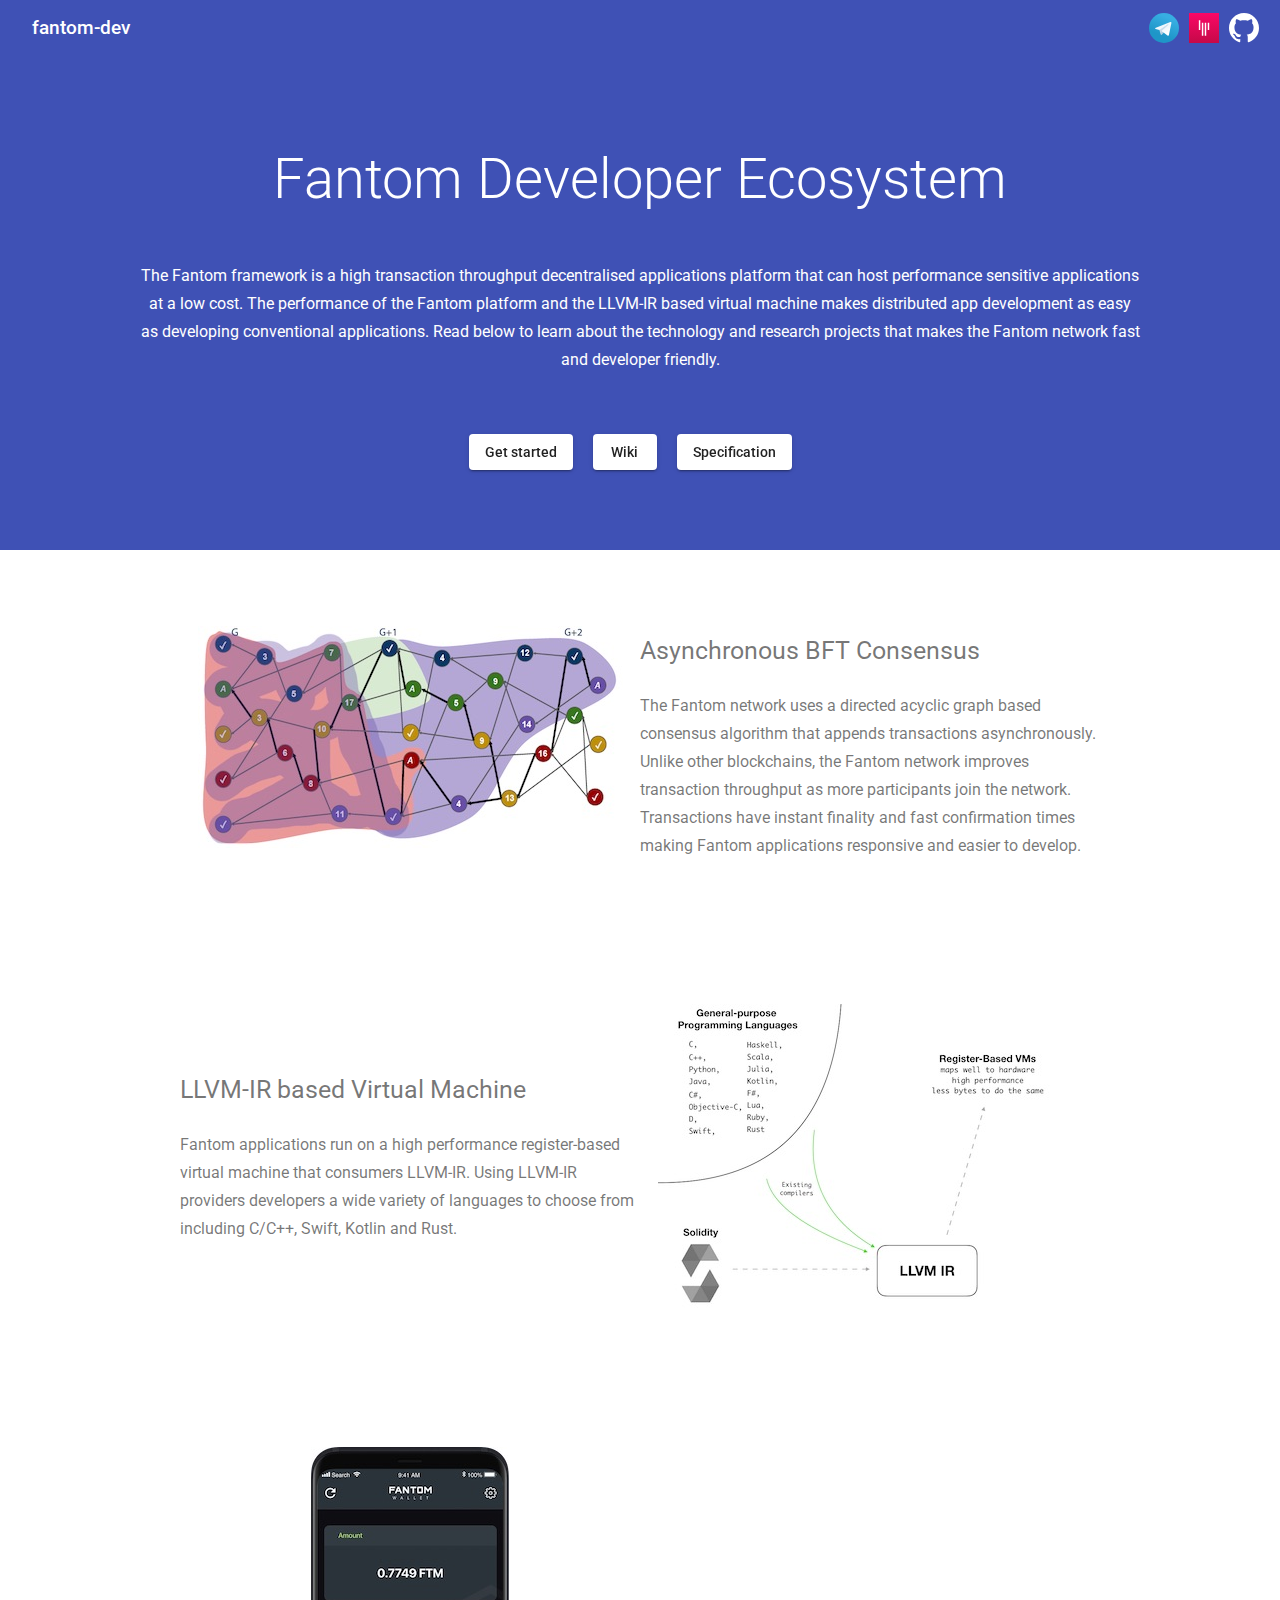
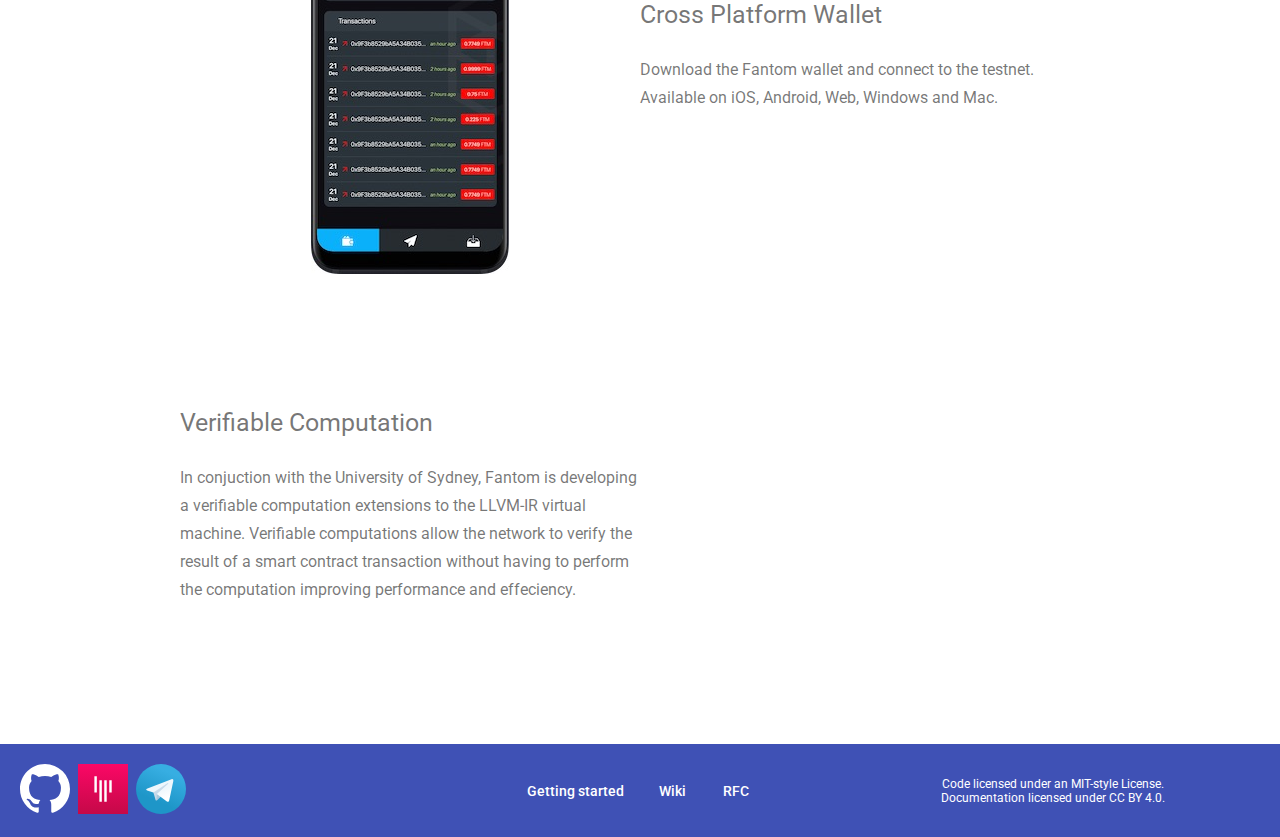
<file: index.html>
<!doctype html>
<html lang="en">
<head>
  <meta charset="utf-8">
  <title>Fantom Foundation - dev ecosystem</title>
  <base href="/">
  <meta name="viewport" content="width=device-width, initial-scale=1">
  <link rel="icon" type="image/x-icon" href="favicon.ico">
  <link href="https://fonts.googleapis.com/css?family=Roboto:300,400,500&display=swap" rel="stylesheet">
  <link href="https://fonts.googleapis.com/icon?family=Material+Icons" rel="stylesheet">
<link rel="stylesheet" href="styles.e3f8220e42e54946dbb2.css"></head>
<body>
  <app-root></app-root>
<script src="runtime-es2015.e64920f91e0e60e14239.js" type="module"></script><script src="runtime-es5.e64920f91e0e60e14239.js" nomodule defer></script><script src="polyfills-es5.1478d5dff598fbad25ef.js" nomodule defer></script><script src="polyfills-es2015.0998bf0541947628b533.js" type="module"></script><script src="scripts.d9a74b2944f93b6c1d00.js" defer></script><script src="main-es2015.ead81f9e91f67aafbea2.js" type="module"></script><script src="main-es5.ead81f9e91f67aafbea2.js" nomodule defer></script></body>
</html>
</file>
<file: styles.e3f8220e42e54946dbb2.css>
.docs-api-h2{font-size:30px}.docs-api-h3{font-size:24px;font-weight:400;margin-top:45px}.docs-api-h4{font-size:18px;font-weight:400}.docs-api-class-description{font-size:12px}.docs-api-property-name{margin:0}.docs-api-method-name-row,.docs-api-method-parameter-row,.docs-api-properties-name-cell{font-family:"Roboto Mono",monospace;font-weight:600}.docs-api-method-parameter-row,.docs-api-properties-name-cell{font-size:14px}.docs-api-method-parameter-type{font-size:12px}.docs-api-class-name,.docs-api-module-import{display:inline}.docs-api-method-name-cell{font-weight:700;font-size:18px}.docs-api-method-parameters-header-cell,.docs-api-method-returns-header-cell{font-size:14px}.docs-api-deprecated-marker,.docs-api-input-marker,.docs-api-output-marker{font-size:12px}.docs-api-class-export-name,.docs-api-class-selector-name,.docs-api-module-import{font-family:"Roboto Mono",monospace;padding:3px}.docs-api-class-deprecated-marker,.docs-api-deprecated-marker,.docs-api-interface-deprecated-marker{display:inline-block;font-weight:700}.docs-api-class-deprecated-marker[title],.docs-api-deprecated-marker[title],.docs-api-interface-deprecated-marker[title]{border-bottom:1px dotted grey;cursor:help}.docs-api-deprecated-marker+.docs-api-property-name{text-decoration:line-through}.docs-markdown{max-width:100%}.docs-markdown-h1{display:inline-block;font-size:34px;font-weight:400;padding:5px}.docs-markdown-h2{font-size:24px}.docs-markdown-h3{font-size:20px}.docs-markdown-h2,.docs-markdown-h4{margin-top:40px}.docs-markdown-h5{font-size:18px}.docs-markdown-ol,.docs-markdown-p,.docs-markdown-ul{font-size:16px;line-height:28px}.docs-markdown-td code{font-size:14px}.docs-markdown-pre{border-radius:5px;display:block}.docs-markdown-pre .docs-markdown-code{padding:0 0 0 2em}.docs-markdown-code{padding:13px}code,pre{font-family:"Roboto Mono",monospace}pre.code{padding:0}pre{font-size:14px}.docs-header-link a{text-decoration:none;margin-left:-30px;display:inline-block;vertical-align:middle}.docs-header-link .material-icons{visibility:hidden}.docs-header-link:hover .material-icons{visibility:visible}.docs-api table,.docs-markdown-table{border-collapse:collapse;border-radius:2px;border-spacing:0;margin:0 0 32px;width:100%;box-shadow:0 2px 2px rgba(0,0,0,.24),0 0 2px rgba(0,0,0,.12)}.docs-api th,.docs-markdown-th{font-weight:400;max-width:100px;padding:13px 32px;text-align:left}.docs-api td,.docs-markdown-td{font-weight:400;padding:8px 16px}@media (max-width:720px){.docs-api table,.docs-markdown-table{margin:0 0 32px}.docs-api th,.docs-markdown-th{padding:6px 16px}.docs-api td,.docs-markdown-td{padding:4px 8px}}.docs-button[md-button],.docs-button[md-raised-button]{text-transform:uppercase}h1,h2{font-weight:400}.docs-primary-header{padding-left:20px}.docs-primary-header h1{font-weight:300;margin:0;padding:28px 8px;font-size:20px;color:#fff}code{font-size:90%}.docs-markdown-pre code{font-size:100%}.docs-component-category-list-card-image svg{width:100%}.docs-footer-angular-logo svg{height:50px}.docs-angular-logo svg{height:26px;margin:0 4px 3px 0;vertical-align:middle}.docs-github-logo svg{height:21px;margin:0 7px 2px 0;vertical-align:middle}.mat-badge-content{font-weight:600;font-size:12px;font-family:Roboto,"Helvetica Neue",sans-serif}.mat-badge-small .mat-badge-content{font-size:9px}.mat-badge-large .mat-badge-content{font-size:24px}.mat-h1,.mat-headline,.mat-typography h1{font:400 24px/32px Roboto,"Helvetica Neue",sans-serif;margin:0 0 16px}.mat-h2,.mat-title,.mat-typography h2{font:500 20px/32px Roboto,"Helvetica Neue",sans-serif;margin:0 0 16px}.mat-h3,.mat-subheading-2,.mat-typography h3{font:400 16px/28px Roboto,"Helvetica Neue",sans-serif;margin:0 0 16px}.mat-h4,.mat-subheading-1,.mat-typography h4{font:400 15px/24px Roboto,"Helvetica Neue",sans-serif;margin:0 0 16px}.mat-h5,.mat-typography h5{font:400 calc(14px * .83)/20px Roboto,"Helvetica Neue",sans-serif;margin:0 0 12px}.mat-h6,.mat-typography h6{font:400 calc(14px * .67)/20px Roboto,"Helvetica Neue",sans-serif;margin:0 0 12px}.mat-body-2,.mat-body-strong{font:500 14px/24px Roboto,"Helvetica Neue",sans-serif}.mat-body,.mat-body-1,.mat-typography{font:400 14px/20px Roboto,"Helvetica Neue",sans-serif}.mat-body p,.mat-body-1 p,.mat-typography p{margin:0 0 12px}.mat-caption,.mat-small{font:400 12px/20px Roboto,"Helvetica Neue",sans-serif}.mat-display-4,.mat-typography .mat-display-4{font:300 112px/112px Roboto,"Helvetica Neue",sans-serif;letter-spacing:-.05em;margin:0 0 56px}.mat-display-3,.mat-typography .mat-display-3{font:400 56px/56px Roboto,"Helvetica Neue",sans-serif;letter-spacing:-.02em;margin:0 0 64px}.mat-display-2,.mat-typography .mat-display-2{font:400 45px/48px Roboto,"Helvetica Neue",sans-serif;letter-spacing:-.005em;margin:0 0 64px}.mat-display-1,.mat-typography .mat-display-1{font:400 34px/40px Roboto,"Helvetica Neue",sans-serif;margin:0 0 64px}.mat-bottom-sheet-container{font:400 14px/20px Roboto,"Helvetica Neue",sans-serif}.mat-button,.mat-fab,.mat-flat-button,.mat-icon-button,.mat-mini-fab,.mat-raised-button,.mat-stroked-button{font-family:Roboto,"Helvetica Neue",sans-serif;font-size:14px;font-weight:500}.mat-button-toggle,.mat-card{font-family:Roboto,"Helvetica Neue",sans-serif}.mat-card-title{font-size:24px;font-weight:500}.mat-card-header .mat-card-title{font-size:20px}.mat-card-content,.mat-card-subtitle{font-size:14px}.mat-checkbox{font-family:Roboto,"Helvetica Neue",sans-serif}.mat-checkbox-layout .mat-checkbox-label{line-height:24px}.mat-chip{font-size:14px;font-weight:500}.mat-chip .mat-chip-remove.mat-icon,.mat-chip .mat-chip-trailing-icon.mat-icon{font-size:18px}.mat-table{font-family:Roboto,"Helvetica Neue",sans-serif}.mat-header-cell{font-size:12px;font-weight:500}.mat-cell,.mat-footer-cell{font-size:14px}.mat-calendar{font-family:Roboto,"Helvetica Neue",sans-serif}.mat-calendar-body{font-size:13px}.mat-calendar-body-label,.mat-calendar-period-button{font-size:14px;font-weight:500}.mat-calendar-table-header th{font-size:11px;font-weight:400}.mat-dialog-title{font:500 20px/32px Roboto,"Helvetica Neue",sans-serif}.mat-expansion-panel-header{font-family:Roboto,"Helvetica Neue",sans-serif;font-size:15px;font-weight:400}.mat-expansion-panel-content{font:400 14px/20px Roboto,"Helvetica Neue",sans-serif}.mat-form-field{font-size:inherit;font-weight:400;line-height:1.125;font-family:Roboto,"Helvetica Neue",sans-serif}.mat-form-field-wrapper{padding-bottom:1.34375em}.mat-form-field-prefix .mat-icon,.mat-form-field-suffix .mat-icon{font-size:150%;line-height:1.125}.mat-form-field-prefix .mat-icon-button,.mat-form-field-suffix .mat-icon-button{height:1.5em;width:1.5em}.mat-form-field-prefix .mat-icon-button .mat-icon,.mat-form-field-suffix .mat-icon-button .mat-icon{height:1.125em;line-height:1.125}.mat-form-field-infix{padding:.5em 0;border-top:.84375em solid transparent}.mat-form-field-can-float .mat-input-server:focus+.mat-form-field-label-wrapper .mat-form-field-label,.mat-form-field-can-float.mat-form-field-should-float .mat-form-field-label{transform:translateY(-1.34375em) scale(.75);width:133.3333333333%}.mat-form-field-can-float .mat-input-server[label]:not(:label-shown)+.mat-form-field-label-wrapper .mat-form-field-label{transform:translateY(-1.34374em) scale(.75);width:133.3333433333%}.mat-form-field-label-wrapper{top:-.84375em;padding-top:.84375em}.mat-form-field-label{top:1.34375em}.mat-form-field-underline{bottom:1.34375em}.mat-form-field-subscript-wrapper{font-size:75%;margin-top:.6666666667em;top:calc(100% - 1.7916666667em)}.mat-form-field-appearance-legacy .mat-form-field-wrapper{padding-bottom:1.25em}.mat-form-field-appearance-legacy .mat-form-field-infix{padding:.4375em 0}.mat-form-field-appearance-legacy.mat-form-field-can-float .mat-input-server:focus+.mat-form-field-label-wrapper .mat-form-field-label,.mat-form-field-appearance-legacy.mat-form-field-can-float.mat-form-field-should-float .mat-form-field-label{transform:translateY(-1.28125em) scale(.75) perspective(100px) translateZ(.001px);-ms-transform:translateY(-1.28125em) scale(.75);width:133.3333333333%}.mat-form-field-appearance-legacy.mat-form-field-can-float .mat-form-field-autofill-control:-webkit-autofill+.mat-form-field-label-wrapper .mat-form-field-label{transform:translateY(-1.28125em) scale(.75) perspective(100px) translateZ(.00101px);-ms-transform:translateY(-1.28124em) scale(.75);width:133.3333433333%}.mat-form-field-appearance-legacy.mat-form-field-can-float .mat-input-server[label]:not(:label-shown)+.mat-form-field-label-wrapper .mat-form-field-label{transform:translateY(-1.28125em) scale(.75) perspective(100px) translateZ(.00102px);-ms-transform:translateY(-1.28123em) scale(.75);width:133.3333533333%}.mat-form-field-appearance-legacy .mat-form-field-label{top:1.28125em}.mat-form-field-appearance-legacy .mat-form-field-subscript-wrapper{margin-top:.5416666667em;top:calc(100% - 1.6666666667em)}@media print{.mat-form-field-appearance-legacy.mat-form-field-can-float .mat-input-server:focus+.mat-form-field-label-wrapper .mat-form-field-label,.mat-form-field-appearance-legacy.mat-form-field-can-float.mat-form-field-should-float .mat-form-field-label{transform:translateY(-1.28122em) scale(.75)}.mat-form-field-appearance-legacy.mat-form-field-can-float .mat-form-field-autofill-control:-webkit-autofill+.mat-form-field-label-wrapper .mat-form-field-label{transform:translateY(-1.28121em) scale(.75)}.mat-form-field-appearance-legacy.mat-form-field-can-float .mat-input-server[label]:not(:label-shown)+.mat-form-field-label-wrapper .mat-form-field-label{transform:translateY(-1.2812em) scale(.75)}}.mat-form-field-appearance-fill .mat-form-field-infix{padding:.25em 0 .75em}.mat-form-field-appearance-fill .mat-form-field-label{top:1.09375em;margin-top:-.5em}.mat-form-field-appearance-fill.mat-form-field-can-float .mat-input-server:focus+.mat-form-field-label-wrapper .mat-form-field-label,.mat-form-field-appearance-fill.mat-form-field-can-float.mat-form-field-should-float .mat-form-field-label{transform:translateY(-.59375em) scale(.75);width:133.3333333333%}.mat-form-field-appearance-fill.mat-form-field-can-float .mat-input-server[label]:not(:label-shown)+.mat-form-field-label-wrapper .mat-form-field-label{transform:translateY(-.59374em) scale(.75);width:133.3333433333%}.mat-form-field-appearance-outline .mat-form-field-infix{padding:1em 0}.mat-form-field-appearance-outline .mat-form-field-label{top:1.84375em;margin-top:-.25em}.mat-form-field-appearance-outline.mat-form-field-can-float .mat-input-server:focus+.mat-form-field-label-wrapper .mat-form-field-label,.mat-form-field-appearance-outline.mat-form-field-can-float.mat-form-field-should-float .mat-form-field-label{transform:translateY(-1.59375em) scale(.75);width:133.3333333333%}.mat-form-field-appearance-outline.mat-form-field-can-float .mat-input-server[label]:not(:label-shown)+.mat-form-field-label-wrapper .mat-form-field-label{transform:translateY(-1.59374em) scale(.75);width:133.3333433333%}.mat-grid-tile-footer,.mat-grid-tile-header{font-size:14px}.mat-grid-tile-footer .mat-line,.mat-grid-tile-header .mat-line{white-space:nowrap;overflow:hidden;text-overflow:ellipsis;display:block;box-sizing:border-box}.mat-grid-tile-footer .mat-line:nth-child(n+2),.mat-grid-tile-header .mat-line:nth-child(n+2){font-size:12px}input.mat-input-element{margin-top:-.0625em}.mat-menu-item{font-family:Roboto,"Helvetica Neue",sans-serif;font-size:14px;font-weight:400}.mat-paginator,.mat-paginator-page-size .mat-select-trigger{font-family:Roboto,"Helvetica Neue",sans-serif;font-size:12px}.mat-radio-button,.mat-select{font-family:Roboto,"Helvetica Neue",sans-serif}.mat-select-trigger{height:1.125em}.mat-slide-toggle-content{font-family:Roboto,"Helvetica Neue",sans-serif}.mat-slider-thumb-label-text{font-family:Roboto,"Helvetica Neue",sans-serif;font-size:12px;font-weight:500}.mat-stepper-horizontal,.mat-stepper-vertical{font-family:Roboto,"Helvetica Neue",sans-serif}.mat-step-label{font-size:14px;font-weight:400}.mat-step-sub-label-error{font-weight:400}.mat-step-label-error{font-size:14px}.mat-step-label-selected{font-size:14px;font-weight:500}.mat-tab-group{font-family:Roboto,"Helvetica Neue",sans-serif}.mat-tab-label,.mat-tab-link{font-family:Roboto,"Helvetica Neue",sans-serif;font-size:14px;font-weight:500}.mat-toolbar,.mat-toolbar h1,.mat-toolbar h2,.mat-toolbar h3,.mat-toolbar h4,.mat-toolbar h5,.mat-toolbar h6{font:500 20px/32px Roboto,"Helvetica Neue",sans-serif;margin:0}.mat-tooltip{font-family:Roboto,"Helvetica Neue",sans-serif;font-size:10px;padding-top:6px;padding-bottom:6px}.mat-tooltip-handset{font-size:14px;padding-top:8px;padding-bottom:8px}.mat-list-item,.mat-list-option{font-family:Roboto,"Helvetica Neue",sans-serif}.mat-list-base .mat-list-item{font-size:16px}.mat-list-base .mat-list-item .mat-line{white-space:nowrap;overflow:hidden;text-overflow:ellipsis;display:block;box-sizing:border-box}.mat-list-base .mat-list-item .mat-line:nth-child(n+2){font-size:14px}.mat-list-base .mat-list-option{font-size:16px}.mat-list-base .mat-list-option .mat-line{white-space:nowrap;overflow:hidden;text-overflow:ellipsis;display:block;box-sizing:border-box}.mat-list-base .mat-list-option .mat-line:nth-child(n+2){font-size:14px}.mat-list-base[dense] .mat-list-item{font-size:12px}.mat-list-base[dense] .mat-list-item .mat-line{white-space:nowrap;overflow:hidden;text-overflow:ellipsis;display:block;box-sizing:border-box}.mat-list-base[dense] .mat-list-item .mat-line:nth-child(n+2),.mat-list-base[dense] .mat-list-option{font-size:12px}.mat-list-base[dense] .mat-list-option .mat-line{white-space:nowrap;overflow:hidden;text-overflow:ellipsis;display:block;box-sizing:border-box}.mat-list-base[dense] .mat-list-option .mat-line:nth-child(n+2){font-size:12px}.mat-list-base[dense] .mat-subheader{font-family:Roboto,"Helvetica Neue",sans-serif;font-size:12px;font-weight:500}.mat-option{font-family:Roboto,"Helvetica Neue",sans-serif;font-size:16px;color:rgba(0,0,0,.87)}.mat-optgroup-label{font:500 14px/24px Roboto,"Helvetica Neue",sans-serif;color:rgba(0,0,0,.54)}.mat-simple-snackbar{font-family:Roboto,"Helvetica Neue",sans-serif;font-size:14px}.mat-simple-snackbar-action{line-height:1;font-family:inherit;font-size:inherit;font-weight:500}.mat-ripple{overflow:hidden;position:relative}.mat-ripple.mat-ripple-unbounded{overflow:visible}.mat-ripple-element{position:absolute;border-radius:50%;pointer-events:none;transition:opacity,transform 0s cubic-bezier(0,0,.2,1);transform:scale(0)}@media (-ms-high-contrast:active){.mat-ripple-element{display:none}}.cdk-visually-hidden{border:0;clip:rect(0 0 0 0);height:1px;margin:-1px;overflow:hidden;padding:0;position:absolute;width:1px;outline:0;-webkit-appearance:none;-moz-appearance:none}.cdk-global-overlay-wrapper,.cdk-overlay-container{pointer-events:none;top:0;left:0;height:100%;width:100%}.cdk-overlay-container{position:fixed;z-index:1000}.cdk-overlay-container:empty{display:none}.cdk-global-overlay-wrapper{display:flex;position:absolute;z-index:1000}.cdk-overlay-pane{position:absolute;pointer-events:auto;box-sizing:border-box;z-index:1000;display:flex;max-width:100%;max-height:100%}.cdk-overlay-backdrop{position:absolute;top:0;bottom:0;left:0;right:0;z-index:1000;pointer-events:auto;-webkit-tap-highlight-color:transparent;transition:opacity .4s cubic-bezier(.25,.8,.25,1);opacity:0}.cdk-overlay-backdrop.cdk-overlay-backdrop-showing{opacity:1}@media screen and (-ms-high-contrast:active){.cdk-overlay-backdrop.cdk-overlay-backdrop-showing{opacity:.6}}.cdk-overlay-dark-backdrop{background:rgba(0,0,0,.32)}.cdk-overlay-transparent-backdrop,.cdk-overlay-transparent-backdrop.cdk-overlay-backdrop-showing{opacity:0}.cdk-overlay-connected-position-bounding-box{position:absolute;z-index:1000;display:flex;flex-direction:column;min-width:1px;min-height:1px}.cdk-global-scrollblock{position:fixed;width:100%;overflow-y:scroll}@-webkit-keyframes cdk-text-field-autofill-start{/*!*/}@keyframes cdk-text-field-autofill-start{/*!*/}@-webkit-keyframes cdk-text-field-autofill-end{/*!*/}@keyframes cdk-text-field-autofill-end{/*!*/}.cdk-text-field-autofill-monitored:-webkit-autofill{-webkit-animation-name:cdk-text-field-autofill-start;animation-name:cdk-text-field-autofill-start}.cdk-text-field-autofill-monitored:not(:-webkit-autofill){-webkit-animation-name:cdk-text-field-autofill-end;animation-name:cdk-text-field-autofill-end}textarea.cdk-textarea-autosize{resize:none}textarea.cdk-textarea-autosize-measuring{height:auto!important;overflow:hidden!important;padding:2px 0!important;box-sizing:content-box!important}.mat-ripple-element{background-color:rgba(0,0,0,.1)}.mat-option.mat-selected:not(.mat-option-multiple):not(.mat-option-disabled),.mat-option:focus:not(.mat-option-disabled),.mat-option:hover:not(.mat-option-disabled){background:rgba(0,0,0,.04)}.mat-option.mat-active{background:rgba(0,0,0,.04);color:rgba(0,0,0,.87)}.mat-option.mat-option-disabled{color:rgba(0,0,0,.38)}.mat-primary .mat-option.mat-selected:not(.mat-option-disabled){color:#3f51b5}.mat-accent .mat-option.mat-selected:not(.mat-option-disabled){color:#ff4081}.mat-warn .mat-option.mat-selected:not(.mat-option-disabled){color:#f44336}.mat-optgroup-disabled .mat-optgroup-label{color:rgba(0,0,0,.38)}.mat-pseudo-checkbox{color:rgba(0,0,0,.54)}.mat-pseudo-checkbox::after{color:#fafafa}.mat-pseudo-checkbox-disabled{color:#b0b0b0}.mat-primary .mat-pseudo-checkbox-checked,.mat-primary .mat-pseudo-checkbox-indeterminate{background:#3f51b5}.mat-accent .mat-pseudo-checkbox-checked,.mat-accent .mat-pseudo-checkbox-indeterminate,.mat-pseudo-checkbox-checked,.mat-pseudo-checkbox-indeterminate{background:#ff4081}.mat-warn .mat-pseudo-checkbox-checked,.mat-warn .mat-pseudo-checkbox-indeterminate{background:#f44336}.mat-pseudo-checkbox-checked.mat-pseudo-checkbox-disabled,.mat-pseudo-checkbox-indeterminate.mat-pseudo-checkbox-disabled{background:#b0b0b0}.mat-elevation-z0{box-shadow:0 0 0 0 rgba(0,0,0,.2),0 0 0 0 rgba(0,0,0,.14),0 0 0 0 rgba(0,0,0,.12)}.mat-elevation-z1{box-shadow:0 2px 1px -1px rgba(0,0,0,.2),0 1px 1px 0 rgba(0,0,0,.14),0 1px 3px 0 rgba(0,0,0,.12)}.mat-elevation-z2{box-shadow:0 3px 1px -2px rgba(0,0,0,.2),0 2px 2px 0 rgba(0,0,0,.14),0 1px 5px 0 rgba(0,0,0,.12)}.mat-elevation-z3{box-shadow:0 3px 3px -2px rgba(0,0,0,.2),0 3px 4px 0 rgba(0,0,0,.14),0 1px 8px 0 rgba(0,0,0,.12)}.mat-elevation-z4{box-shadow:0 2px 4px -1px rgba(0,0,0,.2),0 4px 5px 0 rgba(0,0,0,.14),0 1px 10px 0 rgba(0,0,0,.12)}.mat-elevation-z5{box-shadow:0 3px 5px -1px rgba(0,0,0,.2),0 5px 8px 0 rgba(0,0,0,.14),0 1px 14px 0 rgba(0,0,0,.12)}.mat-elevation-z6{box-shadow:0 3px 5px -1px rgba(0,0,0,.2),0 6px 10px 0 rgba(0,0,0,.14),0 1px 18px 0 rgba(0,0,0,.12)}.mat-elevation-z7{box-shadow:0 4px 5px -2px rgba(0,0,0,.2),0 7px 10px 1px rgba(0,0,0,.14),0 2px 16px 1px rgba(0,0,0,.12)}.mat-elevation-z8{box-shadow:0 5px 5px -3px rgba(0,0,0,.2),0 8px 10px 1px rgba(0,0,0,.14),0 3px 14px 2px rgba(0,0,0,.12)}.mat-elevation-z9{box-shadow:0 5px 6px -3px rgba(0,0,0,.2),0 9px 12px 1px rgba(0,0,0,.14),0 3px 16px 2px rgba(0,0,0,.12)}.mat-elevation-z10{box-shadow:0 6px 6px -3px rgba(0,0,0,.2),0 10px 14px 1px rgba(0,0,0,.14),0 4px 18px 3px rgba(0,0,0,.12)}.mat-elevation-z11{box-shadow:0 6px 7px -4px rgba(0,0,0,.2),0 11px 15px 1px rgba(0,0,0,.14),0 4px 20px 3px rgba(0,0,0,.12)}.mat-elevation-z12{box-shadow:0 7px 8px -4px rgba(0,0,0,.2),0 12px 17px 2px rgba(0,0,0,.14),0 5px 22px 4px rgba(0,0,0,.12)}.mat-elevation-z13{box-shadow:0 7px 8px -4px rgba(0,0,0,.2),0 13px 19px 2px rgba(0,0,0,.14),0 5px 24px 4px rgba(0,0,0,.12)}.mat-elevation-z14{box-shadow:0 7px 9px -4px rgba(0,0,0,.2),0 14px 21px 2px rgba(0,0,0,.14),0 5px 26px 4px rgba(0,0,0,.12)}.mat-elevation-z15{box-shadow:0 8px 9px -5px rgba(0,0,0,.2),0 15px 22px 2px rgba(0,0,0,.14),0 6px 28px 5px rgba(0,0,0,.12)}.mat-elevation-z16{box-shadow:0 8px 10px -5px rgba(0,0,0,.2),0 16px 24px 2px rgba(0,0,0,.14),0 6px 30px 5px rgba(0,0,0,.12)}.mat-elevation-z17{box-shadow:0 8px 11px -5px rgba(0,0,0,.2),0 17px 26px 2px rgba(0,0,0,.14),0 6px 32px 5px rgba(0,0,0,.12)}.mat-elevation-z18{box-shadow:0 9px 11px -5px rgba(0,0,0,.2),0 18px 28px 2px rgba(0,0,0,.14),0 7px 34px 6px rgba(0,0,0,.12)}.mat-elevation-z19{box-shadow:0 9px 12px -6px rgba(0,0,0,.2),0 19px 29px 2px rgba(0,0,0,.14),0 7px 36px 6px rgba(0,0,0,.12)}.mat-elevation-z20{box-shadow:0 10px 13px -6px rgba(0,0,0,.2),0 20px 31px 3px rgba(0,0,0,.14),0 8px 38px 7px rgba(0,0,0,.12)}.mat-elevation-z21{box-shadow:0 10px 13px -6px rgba(0,0,0,.2),0 21px 33px 3px rgba(0,0,0,.14),0 8px 40px 7px rgba(0,0,0,.12)}.mat-elevation-z22{box-shadow:0 10px 14px -6px rgba(0,0,0,.2),0 22px 35px 3px rgba(0,0,0,.14),0 8px 42px 7px rgba(0,0,0,.12)}.mat-elevation-z23{box-shadow:0 11px 14px -7px rgba(0,0,0,.2),0 23px 36px 3px rgba(0,0,0,.14),0 9px 44px 8px rgba(0,0,0,.12)}.mat-elevation-z24{box-shadow:0 11px 15px -7px rgba(0,0,0,.2),0 24px 38px 3px rgba(0,0,0,.14),0 9px 46px 8px rgba(0,0,0,.12)}.mat-app-background{background-color:#fafafa;color:rgba(0,0,0,.87)}.mat-theme-loaded-marker{display:none}.mat-autocomplete-panel{background:#fff;color:rgba(0,0,0,.87)}.mat-autocomplete-panel:not([class*=mat-elevation-z]){box-shadow:0 2px 4px -1px rgba(0,0,0,.2),0 4px 5px 0 rgba(0,0,0,.14),0 1px 10px 0 rgba(0,0,0,.12)}.mat-autocomplete-panel .mat-option.mat-selected:not(.mat-active):not(:hover){background:#fff}.mat-autocomplete-panel .mat-option.mat-selected:not(.mat-active):not(:hover):not(.mat-option-disabled){color:rgba(0,0,0,.87)}@media (-ms-high-contrast:active){.mat-badge-content{outline:solid 1px;border-radius:0}.mat-checkbox-disabled{opacity:.5}}.mat-badge-accent .mat-badge-content{background:#ff4081;color:#fff}.mat-badge-warn .mat-badge-content{color:#fff;background:#f44336}.mat-badge{position:relative}.mat-badge-hidden .mat-badge-content{display:none}.mat-badge-disabled .mat-badge-content{background:#b9b9b9;color:rgba(0,0,0,.38)}.mat-badge-content{color:#fff;background:#3f51b5;position:absolute;text-align:center;display:inline-block;border-radius:50%;transition:transform .2s ease-in-out;transform:scale(.6);overflow:hidden;white-space:nowrap;text-overflow:ellipsis;pointer-events:none}.mat-badge-content._mat-animation-noopable,.ng-animate-disabled .mat-badge-content{transition:none}.mat-badge-content.mat-badge-active{transform:none}.mat-badge-small .mat-badge-content{width:16px;height:16px;line-height:16px}.mat-badge-small.mat-badge-above .mat-badge-content{top:-8px}.mat-badge-small.mat-badge-below .mat-badge-content{bottom:-8px}.mat-badge-small.mat-badge-before .mat-badge-content{left:-16px}[dir=rtl] .mat-badge-small.mat-badge-before .mat-badge-content{left:auto;right:-16px}.mat-badge-small.mat-badge-after .mat-badge-content{right:-16px}[dir=rtl] .mat-badge-small.mat-badge-after .mat-badge-content{right:auto;left:-16px}.mat-badge-small.mat-badge-overlap.mat-badge-before .mat-badge-content{left:-8px}[dir=rtl] .mat-badge-small.mat-badge-overlap.mat-badge-before .mat-badge-content{left:auto;right:-8px}.mat-badge-small.mat-badge-overlap.mat-badge-after .mat-badge-content{right:-8px}[dir=rtl] .mat-badge-small.mat-badge-overlap.mat-badge-after .mat-badge-content{right:auto;left:-8px}.mat-badge-medium .mat-badge-content{width:22px;height:22px;line-height:22px}.mat-badge-medium.mat-badge-above .mat-badge-content{top:-11px}.mat-badge-medium.mat-badge-below .mat-badge-content{bottom:-11px}.mat-badge-medium.mat-badge-before .mat-badge-content{left:-22px}[dir=rtl] .mat-badge-medium.mat-badge-before .mat-badge-content{left:auto;right:-22px}.mat-badge-medium.mat-badge-after .mat-badge-content{right:-22px}[dir=rtl] .mat-badge-medium.mat-badge-after .mat-badge-content{right:auto;left:-22px}.mat-badge-medium.mat-badge-overlap.mat-badge-before .mat-badge-content{left:-11px}[dir=rtl] .mat-badge-medium.mat-badge-overlap.mat-badge-before .mat-badge-content{left:auto;right:-11px}.mat-badge-medium.mat-badge-overlap.mat-badge-after .mat-badge-content{right:-11px}[dir=rtl] .mat-badge-medium.mat-badge-overlap.mat-badge-after .mat-badge-content{right:auto;left:-11px}.mat-badge-large .mat-badge-content{width:28px;height:28px;line-height:28px}.mat-badge-large.mat-badge-above .mat-badge-content{top:-14px}.mat-badge-large.mat-badge-below .mat-badge-content{bottom:-14px}.mat-badge-large.mat-badge-before .mat-badge-content{left:-28px}[dir=rtl] .mat-badge-large.mat-badge-before .mat-badge-content{left:auto;right:-28px}.mat-badge-large.mat-badge-after .mat-badge-content{right:-28px}[dir=rtl] .mat-badge-large.mat-badge-after .mat-badge-content{right:auto;left:-28px}.mat-badge-large.mat-badge-overlap.mat-badge-before .mat-badge-content{left:-14px}[dir=rtl] .mat-badge-large.mat-badge-overlap.mat-badge-before .mat-badge-content{left:auto;right:-14px}.mat-badge-large.mat-badge-overlap.mat-badge-after .mat-badge-content{right:-14px}[dir=rtl] .mat-badge-large.mat-badge-overlap.mat-badge-after .mat-badge-content{right:auto;left:-14px}.mat-bottom-sheet-container{box-shadow:0 8px 10px -5px rgba(0,0,0,.2),0 16px 24px 2px rgba(0,0,0,.14),0 6px 30px 5px rgba(0,0,0,.12);background:#fff;color:rgba(0,0,0,.87)}.mat-button,.mat-icon-button,.mat-stroked-button{color:inherit;background:0 0}.mat-button.mat-primary,.mat-icon-button.mat-primary,.mat-stroked-button.mat-primary{color:#3f51b5}.mat-button.mat-accent,.mat-icon-button.mat-accent,.mat-stroked-button.mat-accent{color:#ff4081}.mat-button.mat-warn,.mat-icon-button.mat-warn,.mat-stroked-button.mat-warn{color:#f44336}.mat-button.mat-accent[disabled],.mat-button.mat-primary[disabled],.mat-button.mat-warn[disabled],.mat-button[disabled][disabled],.mat-icon-button.mat-accent[disabled],.mat-icon-button.mat-primary[disabled],.mat-icon-button.mat-warn[disabled],.mat-icon-button[disabled][disabled],.mat-stroked-button.mat-accent[disabled],.mat-stroked-button.mat-primary[disabled],.mat-stroked-button.mat-warn[disabled],.mat-stroked-button[disabled][disabled]{color:rgba(0,0,0,.26)}.mat-button.mat-primary .mat-button-focus-overlay,.mat-icon-button.mat-primary .mat-button-focus-overlay,.mat-stroked-button.mat-primary .mat-button-focus-overlay{background-color:#3f51b5}.mat-button.mat-accent .mat-button-focus-overlay,.mat-icon-button.mat-accent .mat-button-focus-overlay,.mat-stroked-button.mat-accent .mat-button-focus-overlay{background-color:#ff4081}.mat-button.mat-warn .mat-button-focus-overlay,.mat-icon-button.mat-warn .mat-button-focus-overlay,.mat-stroked-button.mat-warn .mat-button-focus-overlay{background-color:#f44336}.mat-button[disabled] .mat-button-focus-overlay,.mat-icon-button[disabled] .mat-button-focus-overlay,.mat-stroked-button[disabled] .mat-button-focus-overlay{background-color:transparent}.mat-button .mat-ripple-element,.mat-icon-button .mat-ripple-element,.mat-stroked-button .mat-ripple-element{opacity:.1;background-color:currentColor}.mat-button-focus-overlay{background:#000}.mat-stroked-button:not([disabled]){border-color:rgba(0,0,0,.12)}.mat-fab,.mat-flat-button,.mat-mini-fab,.mat-raised-button{color:rgba(0,0,0,.87);background-color:#fff}.mat-fab.mat-accent,.mat-fab.mat-primary,.mat-fab.mat-warn,.mat-flat-button.mat-accent,.mat-flat-button.mat-primary,.mat-flat-button.mat-warn,.mat-mini-fab.mat-accent,.mat-mini-fab.mat-primary,.mat-mini-fab.mat-warn,.mat-raised-button.mat-accent,.mat-raised-button.mat-primary,.mat-raised-button.mat-warn{color:#fff}.mat-fab.mat-accent[disabled],.mat-fab.mat-primary[disabled],.mat-fab.mat-warn[disabled],.mat-fab[disabled][disabled],.mat-flat-button.mat-accent[disabled],.mat-flat-button.mat-primary[disabled],.mat-flat-button.mat-warn[disabled],.mat-flat-button[disabled][disabled],.mat-mini-fab.mat-accent[disabled],.mat-mini-fab.mat-primary[disabled],.mat-mini-fab.mat-warn[disabled],.mat-mini-fab[disabled][disabled],.mat-raised-button.mat-accent[disabled],.mat-raised-button.mat-primary[disabled],.mat-raised-button.mat-warn[disabled],.mat-raised-button[disabled][disabled]{color:rgba(0,0,0,.26);background-color:rgba(0,0,0,.12)}.mat-fab.mat-primary,.mat-flat-button.mat-primary,.mat-mini-fab.mat-primary,.mat-raised-button.mat-primary{background-color:#3f51b5}.mat-fab.mat-accent,.mat-flat-button.mat-accent,.mat-mini-fab.mat-accent,.mat-raised-button.mat-accent{background-color:#ff4081}.mat-fab.mat-warn,.mat-flat-button.mat-warn,.mat-mini-fab.mat-warn,.mat-raised-button.mat-warn{background-color:#f44336}.mat-fab.mat-accent .mat-ripple-element,.mat-fab.mat-primary .mat-ripple-element,.mat-fab.mat-warn .mat-ripple-element,.mat-flat-button.mat-accent .mat-ripple-element,.mat-flat-button.mat-primary .mat-ripple-element,.mat-flat-button.mat-warn .mat-ripple-element,.mat-mini-fab.mat-accent .mat-ripple-element,.mat-mini-fab.mat-primary .mat-ripple-element,.mat-mini-fab.mat-warn .mat-ripple-element,.mat-raised-button.mat-accent .mat-ripple-element,.mat-raised-button.mat-primary .mat-ripple-element,.mat-raised-button.mat-warn .mat-ripple-element{background-color:rgba(255,255,255,.1)}.mat-flat-button:not([class*=mat-elevation-z]),.mat-stroked-button:not([class*=mat-elevation-z]){box-shadow:0 0 0 0 rgba(0,0,0,.2),0 0 0 0 rgba(0,0,0,.14),0 0 0 0 rgba(0,0,0,.12)}.mat-raised-button:not([class*=mat-elevation-z]){box-shadow:0 3px 1px -2px rgba(0,0,0,.2),0 2px 2px 0 rgba(0,0,0,.14),0 1px 5px 0 rgba(0,0,0,.12)}.mat-raised-button:not([disabled]):active:not([class*=mat-elevation-z]){box-shadow:0 5px 5px -3px rgba(0,0,0,.2),0 8px 10px 1px rgba(0,0,0,.14),0 3px 14px 2px rgba(0,0,0,.12)}.mat-raised-button[disabled]:not([class*=mat-elevation-z]){box-shadow:0 0 0 0 rgba(0,0,0,.2),0 0 0 0 rgba(0,0,0,.14),0 0 0 0 rgba(0,0,0,.12)}.mat-fab:not([class*=mat-elevation-z]),.mat-mini-fab:not([class*=mat-elevation-z]){box-shadow:0 3px 5px -1px rgba(0,0,0,.2),0 6px 10px 0 rgba(0,0,0,.14),0 1px 18px 0 rgba(0,0,0,.12)}.mat-fab:not([disabled]):active:not([class*=mat-elevation-z]),.mat-mini-fab:not([disabled]):active:not([class*=mat-elevation-z]){box-shadow:0 7px 8px -4px rgba(0,0,0,.2),0 12px 17px 2px rgba(0,0,0,.14),0 5px 22px 4px rgba(0,0,0,.12)}.mat-fab[disabled]:not([class*=mat-elevation-z]),.mat-mini-fab[disabled]:not([class*=mat-elevation-z]){box-shadow:0 0 0 0 rgba(0,0,0,.2),0 0 0 0 rgba(0,0,0,.14),0 0 0 0 rgba(0,0,0,.12)}.mat-button-toggle-group,.mat-button-toggle-standalone{box-shadow:0 3px 1px -2px rgba(0,0,0,.2),0 2px 2px 0 rgba(0,0,0,.14),0 1px 5px 0 rgba(0,0,0,.12)}.mat-button-toggle-group-appearance-standard,.mat-button-toggle-standalone.mat-button-toggle-appearance-standard{box-shadow:none;border:1px solid rgba(0,0,0,.12)}.mat-button-toggle{color:rgba(0,0,0,.38)}.mat-button-toggle .mat-button-toggle-focus-overlay{background-color:rgba(0,0,0,.12)}.mat-button-toggle-appearance-standard{color:rgba(0,0,0,.87);background:#fff}.mat-button-toggle-appearance-standard .mat-button-toggle-focus-overlay{background-color:#000}.mat-button-toggle-group-appearance-standard .mat-button-toggle+.mat-button-toggle{border-left:1px solid rgba(0,0,0,.12)}[dir=rtl] .mat-button-toggle-group-appearance-standard .mat-button-toggle+.mat-button-toggle{border-left:none;border-right:1px solid rgba(0,0,0,.12)}.mat-button-toggle-group-appearance-standard.mat-button-toggle-vertical .mat-button-toggle+.mat-button-toggle{border-left:none;border-right:none;border-top:1px solid rgba(0,0,0,.12)}.mat-button-toggle-checked{background-color:#e0e0e0;color:rgba(0,0,0,.54)}.mat-button-toggle-checked.mat-button-toggle-appearance-standard{color:rgba(0,0,0,.87)}.mat-button-toggle-disabled{color:rgba(0,0,0,.26);background-color:#eee}.mat-button-toggle-disabled.mat-button-toggle-appearance-standard{background:#fff}.mat-button-toggle-disabled.mat-button-toggle-checked{background-color:#bdbdbd}.mat-card{background:#fff;color:rgba(0,0,0,.87)}.mat-card:not([class*=mat-elevation-z]){box-shadow:0 2px 1px -1px rgba(0,0,0,.2),0 1px 1px 0 rgba(0,0,0,.14),0 1px 3px 0 rgba(0,0,0,.12)}.mat-card.mat-card-flat:not([class*=mat-elevation-z]){box-shadow:0 0 0 0 rgba(0,0,0,.2),0 0 0 0 rgba(0,0,0,.14),0 0 0 0 rgba(0,0,0,.12)}.mat-card-subtitle{color:rgba(0,0,0,.54)}.mat-checkbox-frame{border-color:rgba(0,0,0,.54)}.mat-checkbox-checkmark{fill:#fafafa}.mat-checkbox-checkmark-path{stroke:#fafafa!important}@media (-ms-high-contrast:black-on-white){.mat-checkbox-checkmark-path{stroke:#000!important}}.mat-checkbox-mixedmark{background-color:#fafafa}.mat-checkbox-checked.mat-primary .mat-checkbox-background,.mat-checkbox-indeterminate.mat-primary .mat-checkbox-background{background-color:#3f51b5}.mat-checkbox-checked.mat-accent .mat-checkbox-background,.mat-checkbox-indeterminate.mat-accent .mat-checkbox-background{background-color:#ff4081}.mat-checkbox-checked.mat-warn .mat-checkbox-background,.mat-checkbox-indeterminate.mat-warn .mat-checkbox-background{background-color:#f44336}.mat-checkbox-disabled.mat-checkbox-checked .mat-checkbox-background,.mat-checkbox-disabled.mat-checkbox-indeterminate .mat-checkbox-background{background-color:#b0b0b0}.mat-checkbox-disabled:not(.mat-checkbox-checked) .mat-checkbox-frame{border-color:#b0b0b0}.mat-checkbox-disabled .mat-checkbox-label{color:rgba(0,0,0,.54)}@media (-ms-high-contrast:active){.mat-checkbox-background{background:0 0}}.mat-checkbox .mat-ripple-element{background-color:#000}.mat-checkbox-checked:not(.mat-checkbox-disabled).mat-primary .mat-ripple-element,.mat-checkbox:active:not(.mat-checkbox-disabled).mat-primary .mat-ripple-element{background:#3f51b5}.mat-checkbox-checked:not(.mat-checkbox-disabled).mat-accent .mat-ripple-element,.mat-checkbox:active:not(.mat-checkbox-disabled).mat-accent .mat-ripple-element{background:#ff4081}.mat-checkbox-checked:not(.mat-checkbox-disabled).mat-warn .mat-ripple-element,.mat-checkbox:active:not(.mat-checkbox-disabled).mat-warn .mat-ripple-element{background:#f44336}.mat-chip.mat-standard-chip{background-color:#e0e0e0;color:rgba(0,0,0,.87)}.mat-chip.mat-standard-chip .mat-chip-remove{color:rgba(0,0,0,.87);opacity:.4}.mat-chip.mat-standard-chip:not(.mat-chip-disabled):active{box-shadow:0 3px 3px -2px rgba(0,0,0,.2),0 3px 4px 0 rgba(0,0,0,.14),0 1px 8px 0 rgba(0,0,0,.12)}.mat-chip.mat-standard-chip:not(.mat-chip-disabled) .mat-chip-remove:hover{opacity:.54}.mat-chip.mat-standard-chip.mat-chip-disabled{opacity:.4}.mat-chip.mat-standard-chip::after{background:#000}.mat-chip.mat-standard-chip.mat-chip-selected.mat-primary{background-color:#3f51b5;color:#fff}.mat-chip.mat-standard-chip.mat-chip-selected.mat-primary .mat-chip-remove{color:#fff;opacity:.4}.mat-chip.mat-standard-chip.mat-chip-selected.mat-primary .mat-ripple-element{background:rgba(255,255,255,.1)}.mat-chip.mat-standard-chip.mat-chip-selected.mat-warn{background-color:#f44336;color:#fff}.mat-chip.mat-standard-chip.mat-chip-selected.mat-warn .mat-chip-remove{color:#fff;opacity:.4}.mat-chip.mat-standard-chip.mat-chip-selected.mat-warn .mat-ripple-element{background:rgba(255,255,255,.1)}.mat-chip.mat-standard-chip.mat-chip-selected.mat-accent{background-color:#ff4081;color:#fff}.mat-chip.mat-standard-chip.mat-chip-selected.mat-accent .mat-chip-remove{color:#fff;opacity:.4}.mat-chip.mat-standard-chip.mat-chip-selected.mat-accent .mat-ripple-element{background:rgba(255,255,255,.1)}.mat-table{background:#fff}.mat-table tbody,.mat-table tfoot,.mat-table thead,.mat-table-sticky,[mat-footer-row],[mat-header-row],[mat-row],mat-footer-row,mat-header-row,mat-row{background:inherit}mat-footer-row,mat-header-row,mat-row,td.mat-cell,td.mat-footer-cell,th.mat-header-cell{border-bottom-color:rgba(0,0,0,.12)}.mat-header-cell{color:rgba(0,0,0,.54)}.mat-cell,.mat-footer-cell{color:rgba(0,0,0,.87)}.mat-calendar-arrow{border-top-color:rgba(0,0,0,.54)}.mat-datepicker-content .mat-calendar-next-button,.mat-datepicker-content .mat-calendar-previous-button,.mat-datepicker-toggle{color:rgba(0,0,0,.54)}.mat-calendar-table-header{color:rgba(0,0,0,.38)}.mat-calendar-table-header-divider::after{background:rgba(0,0,0,.12)}.mat-calendar-body-label{color:rgba(0,0,0,.54)}.mat-calendar-body-cell-content{color:rgba(0,0,0,.87);border-color:transparent}.mat-calendar-body-disabled>.mat-calendar-body-cell-content:not(.mat-calendar-body-selected){color:rgba(0,0,0,.38)}.cdk-keyboard-focused .mat-calendar-body-active>.mat-calendar-body-cell-content:not(.mat-calendar-body-selected),.cdk-program-focused .mat-calendar-body-active>.mat-calendar-body-cell-content:not(.mat-calendar-body-selected),.mat-calendar-body-cell:not(.mat-calendar-body-disabled):hover>.mat-calendar-body-cell-content:not(.mat-calendar-body-selected){background-color:rgba(0,0,0,.04)}.mat-calendar-body-today:not(.mat-calendar-body-selected){border-color:rgba(0,0,0,.38)}.mat-calendar-body-disabled>.mat-calendar-body-today:not(.mat-calendar-body-selected){border-color:rgba(0,0,0,.18)}.mat-calendar-body-selected{background-color:#3f51b5;color:#fff}.mat-calendar-body-disabled>.mat-calendar-body-selected{background-color:rgba(63,81,181,.4)}.mat-calendar-body-today.mat-calendar-body-selected{box-shadow:inset 0 0 0 1px #fff}.mat-datepicker-content{box-shadow:0 2px 4px -1px rgba(0,0,0,.2),0 4px 5px 0 rgba(0,0,0,.14),0 1px 10px 0 rgba(0,0,0,.12);background-color:#fff;color:rgba(0,0,0,.87)}.mat-datepicker-content.mat-accent .mat-calendar-body-selected{background-color:#ff4081;color:#fff}.mat-datepicker-content.mat-accent .mat-calendar-body-disabled>.mat-calendar-body-selected{background-color:rgba(255,64,129,.4)}.mat-datepicker-content.mat-accent .mat-calendar-body-today.mat-calendar-body-selected{box-shadow:inset 0 0 0 1px #fff}.mat-datepicker-content.mat-warn .mat-calendar-body-selected{background-color:#f44336;color:#fff}.mat-datepicker-content.mat-warn .mat-calendar-body-disabled>.mat-calendar-body-selected{background-color:rgba(244,67,54,.4)}.mat-datepicker-content.mat-warn .mat-calendar-body-today.mat-calendar-body-selected{box-shadow:inset 0 0 0 1px #fff}.mat-datepicker-content-touch{box-shadow:0 0 0 0 rgba(0,0,0,.2),0 0 0 0 rgba(0,0,0,.14),0 0 0 0 rgba(0,0,0,.12)}.mat-datepicker-toggle-active{color:#3f51b5}.mat-datepicker-toggle-active.mat-accent{color:#ff4081}.mat-datepicker-toggle-active.mat-warn{color:#f44336}.mat-dialog-container{box-shadow:0 11px 15px -7px rgba(0,0,0,.2),0 24px 38px 3px rgba(0,0,0,.14),0 9px 46px 8px rgba(0,0,0,.12);background:#fff;color:rgba(0,0,0,.87)}.mat-divider{border-top-color:rgba(0,0,0,.12)}.mat-divider-vertical{border-right-color:rgba(0,0,0,.12)}.mat-expansion-panel{background:#fff;color:rgba(0,0,0,.87)}.mat-expansion-panel:not([class*=mat-elevation-z]){box-shadow:0 3px 1px -2px rgba(0,0,0,.2),0 2px 2px 0 rgba(0,0,0,.14),0 1px 5px 0 rgba(0,0,0,.12)}.mat-action-row{border-top-color:rgba(0,0,0,.12)}.mat-expansion-panel .mat-expansion-panel-header.cdk-keyboard-focused:not([aria-disabled=true]),.mat-expansion-panel .mat-expansion-panel-header.cdk-program-focused:not([aria-disabled=true]),.mat-expansion-panel:not(.mat-expanded) .mat-expansion-panel-header:hover:not([aria-disabled=true]){background:rgba(0,0,0,.04)}@media (hover:none){.mat-expansion-panel:not(.mat-expanded):not([aria-disabled=true]) .mat-expansion-panel-header:hover{background:#fff}}.mat-expansion-panel-header-title{color:rgba(0,0,0,.87)}.mat-expansion-indicator::after,.mat-expansion-panel-header-description{color:rgba(0,0,0,.54)}.mat-expansion-panel-header[aria-disabled=true]{color:rgba(0,0,0,.26)}.mat-expansion-panel-header[aria-disabled=true] .mat-expansion-panel-header-description,.mat-expansion-panel-header[aria-disabled=true] .mat-expansion-panel-header-title{color:inherit}.mat-form-field-label,.mat-hint{color:rgba(0,0,0,.6)}.mat-form-field.mat-focused .mat-form-field-label{color:#3f51b5}.mat-form-field.mat-focused .mat-form-field-label.mat-accent{color:#ff4081}.mat-form-field.mat-focused .mat-form-field-label.mat-warn{color:#f44336}.mat-focused .mat-form-field-required-marker{color:#ff4081}.mat-form-field-ripple{background-color:rgba(0,0,0,.87)}.mat-form-field.mat-focused .mat-form-field-ripple{background-color:#3f51b5}.mat-form-field.mat-focused .mat-form-field-ripple.mat-accent{background-color:#ff4081}.mat-form-field.mat-focused .mat-form-field-ripple.mat-warn{background-color:#f44336}.mat-form-field-type-mat-native-select.mat-focused:not(.mat-form-field-invalid) .mat-form-field-infix::after{color:#3f51b5}.mat-form-field-type-mat-native-select.mat-focused:not(.mat-form-field-invalid).mat-accent .mat-form-field-infix::after{color:#ff4081}.mat-form-field-type-mat-native-select.mat-focused:not(.mat-form-field-invalid).mat-warn .mat-form-field-infix::after,.mat-form-field.mat-form-field-invalid .mat-form-field-label,.mat-form-field.mat-form-field-invalid .mat-form-field-label .mat-form-field-required-marker,.mat-form-field.mat-form-field-invalid .mat-form-field-label.mat-accent{color:#f44336}.mat-form-field.mat-form-field-invalid .mat-form-field-ripple,.mat-form-field.mat-form-field-invalid .mat-form-field-ripple.mat-accent{background-color:#f44336}.mat-error{color:#f44336}.mat-form-field-appearance-legacy .mat-form-field-label,.mat-form-field-appearance-legacy .mat-hint{color:rgba(0,0,0,.54)}.mat-form-field-appearance-legacy .mat-form-field-underline{bottom:1.25em;background-color:rgba(0,0,0,.42)}.mat-form-field-appearance-legacy.mat-form-field-disabled .mat-form-field-underline{background-image:linear-gradient(to right,rgba(0,0,0,.42) 0,rgba(0,0,0,.42) 33%,transparent 0);background-size:4px 100%;background-repeat:repeat-x}.mat-form-field-appearance-standard .mat-form-field-underline{background-color:rgba(0,0,0,.42)}.mat-form-field-appearance-standard.mat-form-field-disabled .mat-form-field-underline{background-image:linear-gradient(to right,rgba(0,0,0,.42) 0,rgba(0,0,0,.42) 33%,transparent 0);background-size:4px 100%;background-repeat:repeat-x}.mat-form-field-appearance-fill .mat-form-field-flex{background-color:rgba(0,0,0,.04)}.mat-form-field-appearance-fill.mat-form-field-disabled .mat-form-field-flex{background-color:rgba(0,0,0,.02)}.mat-form-field-appearance-fill .mat-form-field-underline::before{background-color:rgba(0,0,0,.42)}.mat-form-field-appearance-fill.mat-form-field-disabled .mat-form-field-label{color:rgba(0,0,0,.38)}.mat-form-field-appearance-fill.mat-form-field-disabled .mat-form-field-underline::before{background-color:transparent}.mat-form-field-appearance-outline .mat-form-field-outline{color:rgba(0,0,0,.12)}.mat-form-field-appearance-outline .mat-form-field-outline-thick{color:rgba(0,0,0,.87)}.mat-form-field-appearance-outline.mat-focused .mat-form-field-outline-thick{color:#3f51b5}.mat-form-field-appearance-outline.mat-focused.mat-accent .mat-form-field-outline-thick{color:#ff4081}.mat-form-field-appearance-outline.mat-focused.mat-warn .mat-form-field-outline-thick,.mat-form-field-appearance-outline.mat-form-field-invalid.mat-form-field-invalid .mat-form-field-outline-thick{color:#f44336}.mat-form-field-appearance-outline.mat-form-field-disabled .mat-form-field-label{color:rgba(0,0,0,.38)}.mat-form-field-appearance-outline.mat-form-field-disabled .mat-form-field-outline{color:rgba(0,0,0,.06)}.mat-icon.mat-primary{color:#3f51b5}.mat-icon.mat-accent{color:#ff4081}.mat-icon.mat-warn{color:#f44336}.mat-form-field-type-mat-native-select .mat-form-field-infix::after{color:rgba(0,0,0,.54)}.mat-form-field-type-mat-native-select.mat-form-field-disabled .mat-form-field-infix::after,.mat-input-element:disabled{color:rgba(0,0,0,.38)}.mat-input-element{caret-color:#3f51b5}.mat-input-element::-ms-input-placeholder{color:rgba(0,0,0,.42)}.mat-input-element::placeholder{color:rgba(0,0,0,.42)}.mat-input-element::-moz-placeholder{color:rgba(0,0,0,.42)}.mat-input-element::-webkit-input-placeholder{color:rgba(0,0,0,.42)}.mat-input-element:-ms-input-placeholder{color:rgba(0,0,0,.42)}.mat-accent .mat-input-element{caret-color:#ff4081}.mat-form-field-invalid .mat-input-element,.mat-warn .mat-input-element{caret-color:#f44336}.mat-form-field-type-mat-native-select.mat-form-field-invalid .mat-form-field-infix::after{color:#f44336}.mat-list-base .mat-list-item,.mat-list-base .mat-list-option{color:rgba(0,0,0,.87)}.mat-list-base .mat-subheader{font-family:Roboto,"Helvetica Neue",sans-serif;font-size:14px;font-weight:500;color:rgba(0,0,0,.54)}.mat-list-item-disabled{background-color:#eee}.mat-action-list .mat-list-item:focus,.mat-action-list .mat-list-item:hover,.mat-list-option:focus,.mat-list-option:hover,.mat-nav-list .mat-list-item:focus,.mat-nav-list .mat-list-item:hover{background:rgba(0,0,0,.04)}.mat-menu-panel{background:#fff}.mat-menu-panel:not([class*=mat-elevation-z]){box-shadow:0 2px 4px -1px rgba(0,0,0,.2),0 4px 5px 0 rgba(0,0,0,.14),0 1px 10px 0 rgba(0,0,0,.12)}.mat-menu-item{background:0 0;color:rgba(0,0,0,.87)}.mat-menu-item[disabled],.mat-menu-item[disabled]::after{color:rgba(0,0,0,.38)}.mat-menu-item .mat-icon-no-color,.mat-menu-item-submenu-trigger::after{color:rgba(0,0,0,.54)}.mat-menu-item-highlighted:not([disabled]),.mat-menu-item.cdk-keyboard-focused:not([disabled]),.mat-menu-item.cdk-program-focused:not([disabled]),.mat-menu-item:hover:not([disabled]){background:rgba(0,0,0,.04)}.mat-paginator{background:#fff}.mat-paginator,.mat-paginator-page-size .mat-select-trigger{color:rgba(0,0,0,.54)}.mat-paginator-decrement,.mat-paginator-increment{border-top:2px solid rgba(0,0,0,.54);border-right:2px solid rgba(0,0,0,.54)}.mat-paginator-first,.mat-paginator-last{border-top:2px solid rgba(0,0,0,.54)}.mat-icon-button[disabled] .mat-paginator-decrement,.mat-icon-button[disabled] .mat-paginator-first,.mat-icon-button[disabled] .mat-paginator-increment,.mat-icon-button[disabled] .mat-paginator-last{border-color:rgba(0,0,0,.38)}.mat-progress-bar-background{fill:#030303}.mat-progress-bar-buffer{background-color:#030303}.mat-progress-bar-fill::after{background-color:#3f51b5}.mat-progress-bar.mat-accent .mat-progress-bar-background{fill:#ff80ab}.mat-progress-bar.mat-accent .mat-progress-bar-buffer{background-color:#ff80ab}.mat-progress-bar.mat-accent .mat-progress-bar-fill::after{background-color:#ff4081}.mat-progress-bar.mat-warn .mat-progress-bar-background{fill:#ffcdd2}.mat-progress-bar.mat-warn .mat-progress-bar-buffer{background-color:#ffcdd2}.mat-progress-bar.mat-warn .mat-progress-bar-fill::after{background-color:#f44336}.mat-progress-spinner circle,.mat-spinner circle{stroke:#3f51b5}.mat-progress-spinner.mat-accent circle,.mat-spinner.mat-accent circle{stroke:#ff4081}.mat-progress-spinner.mat-warn circle,.mat-spinner.mat-warn circle{stroke:#f44336}.mat-radio-outer-circle{border-color:rgba(0,0,0,.54)}.mat-radio-button.mat-primary.mat-radio-checked .mat-radio-outer-circle{border-color:#3f51b5}.mat-radio-button.mat-primary .mat-radio-inner-circle,.mat-radio-button.mat-primary .mat-radio-ripple .mat-ripple-element:not(.mat-radio-persistent-ripple),.mat-radio-button.mat-primary.mat-radio-checked .mat-radio-persistent-ripple,.mat-radio-button.mat-primary:active .mat-radio-persistent-ripple{background-color:#3f51b5}.mat-radio-button.mat-accent.mat-radio-checked .mat-radio-outer-circle{border-color:#ff4081}.mat-radio-button.mat-accent .mat-radio-inner-circle,.mat-radio-button.mat-accent .mat-radio-ripple .mat-ripple-element:not(.mat-radio-persistent-ripple),.mat-radio-button.mat-accent.mat-radio-checked .mat-radio-persistent-ripple,.mat-radio-button.mat-accent:active .mat-radio-persistent-ripple{background-color:#ff4081}.mat-radio-button.mat-warn.mat-radio-checked .mat-radio-outer-circle{border-color:#f44336}.mat-radio-button.mat-warn .mat-radio-inner-circle,.mat-radio-button.mat-warn .mat-radio-ripple .mat-ripple-element:not(.mat-radio-persistent-ripple),.mat-radio-button.mat-warn.mat-radio-checked .mat-radio-persistent-ripple,.mat-radio-button.mat-warn:active .mat-radio-persistent-ripple{background-color:#f44336}.mat-radio-button.mat-radio-disabled .mat-radio-outer-circle,.mat-radio-button.mat-radio-disabled.mat-radio-checked .mat-radio-outer-circle{border-color:rgba(0,0,0,.38)}.mat-radio-button.mat-radio-disabled .mat-radio-inner-circle,.mat-radio-button.mat-radio-disabled .mat-radio-ripple .mat-ripple-element{background-color:rgba(0,0,0,.38)}.mat-radio-button.mat-radio-disabled .mat-radio-label-content{color:rgba(0,0,0,.38)}.mat-radio-button .mat-ripple-element{background-color:#000}.mat-select-value{color:rgba(0,0,0,.87)}.mat-select-placeholder{color:rgba(0,0,0,.42)}.mat-select-disabled .mat-select-value{color:rgba(0,0,0,.38)}.mat-select-arrow{color:rgba(0,0,0,.54)}.mat-select-panel{background:#fff}.mat-select-panel:not([class*=mat-elevation-z]){box-shadow:0 2px 4px -1px rgba(0,0,0,.2),0 4px 5px 0 rgba(0,0,0,.14),0 1px 10px 0 rgba(0,0,0,.12)}.mat-select-panel .mat-option.mat-selected:not(.mat-option-multiple){background:rgba(0,0,0,.12)}.mat-form-field.mat-focused.mat-primary .mat-select-arrow{color:#3f51b5}.mat-form-field.mat-focused.mat-accent .mat-select-arrow{color:#ff4081}.mat-form-field .mat-select.mat-select-invalid .mat-select-arrow,.mat-form-field.mat-focused.mat-warn .mat-select-arrow{color:#f44336}.mat-form-field .mat-select.mat-select-disabled .mat-select-arrow{color:rgba(0,0,0,.38)}.mat-drawer-container{background-color:#fafafa;color:rgba(0,0,0,.87)}.mat-drawer{background-color:#fff;color:rgba(0,0,0,.87)}.mat-drawer.mat-drawer-push{background-color:#fff}.mat-drawer:not(.mat-drawer-side){box-shadow:0 8px 10px -5px rgba(0,0,0,.2),0 16px 24px 2px rgba(0,0,0,.14),0 6px 30px 5px rgba(0,0,0,.12)}.mat-drawer-side{border-right:1px solid rgba(0,0,0,.12)}.mat-drawer-side.mat-drawer-end,[dir=rtl] .mat-drawer-side{border-left:1px solid rgba(0,0,0,.12);border-right:none}[dir=rtl] .mat-drawer-side.mat-drawer-end{border-left:none;border-right:1px solid rgba(0,0,0,.12)}.mat-drawer-backdrop.mat-drawer-shown{background-color:rgba(0,0,0,.6)}.mat-slide-toggle.mat-checked .mat-slide-toggle-thumb{background-color:#ff4081}.mat-slide-toggle.mat-checked .mat-slide-toggle-bar{background-color:rgba(255,64,129,.54)}.mat-slide-toggle.mat-checked .mat-ripple-element{background-color:#ff4081}.mat-slide-toggle.mat-primary.mat-checked .mat-slide-toggle-thumb{background-color:#3f51b5}.mat-slide-toggle.mat-primary.mat-checked .mat-slide-toggle-bar{background-color:rgba(63,81,181,.54)}.mat-slide-toggle.mat-primary.mat-checked .mat-ripple-element{background-color:#3f51b5}.mat-slide-toggle.mat-warn.mat-checked .mat-slide-toggle-thumb{background-color:#f44336}.mat-slide-toggle.mat-warn.mat-checked .mat-slide-toggle-bar{background-color:rgba(244,67,54,.54)}.mat-slide-toggle.mat-warn.mat-checked .mat-ripple-element{background-color:#f44336}.mat-slide-toggle:not(.mat-checked) .mat-ripple-element{background-color:#000}.mat-slide-toggle-thumb{box-shadow:0 2px 1px -1px rgba(0,0,0,.2),0 1px 1px 0 rgba(0,0,0,.14),0 1px 3px 0 rgba(0,0,0,.12);background-color:#fafafa}.mat-slide-toggle-bar{background-color:rgba(0,0,0,.38)}.mat-slider-track-background{background-color:rgba(0,0,0,.26)}.mat-primary .mat-slider-thumb,.mat-primary .mat-slider-thumb-label,.mat-primary .mat-slider-track-fill{background-color:#3f51b5}.mat-primary .mat-slider-thumb-label-text{color:#fff}.mat-accent .mat-slider-thumb,.mat-accent .mat-slider-thumb-label,.mat-accent .mat-slider-track-fill{background-color:#ff4081}.mat-accent .mat-slider-thumb-label-text{color:#fff}.mat-warn .mat-slider-thumb,.mat-warn .mat-slider-thumb-label,.mat-warn .mat-slider-track-fill{background-color:#f44336}.mat-warn .mat-slider-thumb-label-text{color:#fff}.mat-slider-focus-ring{background-color:rgba(255,64,129,.2)}.cdk-focused .mat-slider-track-background,.mat-slider:hover .mat-slider-track-background{background-color:rgba(0,0,0,.38)}.mat-slider-disabled .mat-slider-thumb,.mat-slider-disabled .mat-slider-track-background,.mat-slider-disabled .mat-slider-track-fill,.mat-slider-disabled:hover .mat-slider-track-background{background-color:rgba(0,0,0,.26)}.mat-slider-min-value .mat-slider-focus-ring{background-color:rgba(0,0,0,.12)}.mat-slider-min-value.mat-slider-thumb-label-showing .mat-slider-thumb,.mat-slider-min-value.mat-slider-thumb-label-showing .mat-slider-thumb-label{background-color:rgba(0,0,0,.87)}.mat-slider-min-value.mat-slider-thumb-label-showing.cdk-focused .mat-slider-thumb,.mat-slider-min-value.mat-slider-thumb-label-showing.cdk-focused .mat-slider-thumb-label{background-color:rgba(0,0,0,.26)}.mat-slider-min-value:not(.mat-slider-thumb-label-showing) .mat-slider-thumb{border-color:rgba(0,0,0,.26);background-color:transparent}.mat-slider-min-value:not(.mat-slider-thumb-label-showing).cdk-focused .mat-slider-thumb,.mat-slider-min-value:not(.mat-slider-thumb-label-showing):hover .mat-slider-thumb{border-color:rgba(0,0,0,.38)}.mat-slider-min-value:not(.mat-slider-thumb-label-showing).cdk-focused.mat-slider-disabled .mat-slider-thumb,.mat-slider-min-value:not(.mat-slider-thumb-label-showing):hover.mat-slider-disabled .mat-slider-thumb{border-color:rgba(0,0,0,.26)}.mat-slider-has-ticks .mat-slider-wrapper::after{border-color:rgba(0,0,0,.7)}.mat-slider-horizontal .mat-slider-ticks{background-image:repeating-linear-gradient(to right,rgba(0,0,0,.7),rgba(0,0,0,.7) 2px,transparent 0,transparent);background-image:-moz-repeating-linear-gradient(.0001deg,rgba(0,0,0,.7),rgba(0,0,0,.7) 2px,transparent 0,transparent)}.mat-slider-vertical .mat-slider-ticks{background-image:repeating-linear-gradient(to bottom,rgba(0,0,0,.7),rgba(0,0,0,.7) 2px,transparent 0,transparent)}.mat-step-header.cdk-keyboard-focused,.mat-step-header.cdk-program-focused,.mat-step-header:hover{background-color:rgba(0,0,0,.04)}@media (hover:none){.mat-step-header:hover{background:0 0}}.mat-step-header .mat-step-label,.mat-step-header .mat-step-optional{color:rgba(0,0,0,.54)}.mat-step-header .mat-step-icon{background-color:rgba(0,0,0,.54);color:#fff}.mat-step-header .mat-step-icon-selected,.mat-step-header .mat-step-icon-state-done,.mat-step-header .mat-step-icon-state-edit{background-color:#3f51b5;color:#fff}.mat-step-header .mat-step-icon-state-error{background-color:transparent;color:#f44336}.mat-step-header .mat-step-label.mat-step-label-active{color:rgba(0,0,0,.87)}.mat-step-header .mat-step-label.mat-step-label-error{color:#f44336}.mat-stepper-horizontal,.mat-stepper-vertical{background-color:#fff}.mat-stepper-vertical-line::before{border-left-color:rgba(0,0,0,.12)}.mat-horizontal-stepper-header::after,.mat-horizontal-stepper-header::before,.mat-stepper-horizontal-line{border-top-color:rgba(0,0,0,.12)}.mat-sort-header-arrow{color:#757575}.mat-tab-header,.mat-tab-nav-bar{border-bottom:1px solid rgba(0,0,0,.12)}.mat-tab-group-inverted-header .mat-tab-header,.mat-tab-group-inverted-header .mat-tab-nav-bar{border-top:1px solid rgba(0,0,0,.12);border-bottom:none}.mat-tab-label,.mat-tab-link{color:rgba(0,0,0,.87)}.mat-tab-label.mat-tab-disabled,.mat-tab-link.mat-tab-disabled{color:rgba(0,0,0,.38)}.mat-tab-header-pagination-chevron{border-color:rgba(0,0,0,.87)}.mat-tab-header-pagination-disabled .mat-tab-header-pagination-chevron{border-color:rgba(0,0,0,.38)}.mat-tab-group[class*=mat-background-] .mat-tab-header,.mat-tab-nav-bar[class*=mat-background-]{border-bottom:none;border-top:none}.mat-tab-group.mat-primary .mat-tab-label.cdk-keyboard-focused:not(.mat-tab-disabled),.mat-tab-group.mat-primary .mat-tab-label.cdk-program-focused:not(.mat-tab-disabled),.mat-tab-group.mat-primary .mat-tab-link.cdk-keyboard-focused:not(.mat-tab-disabled),.mat-tab-group.mat-primary .mat-tab-link.cdk-program-focused:not(.mat-tab-disabled),.mat-tab-nav-bar.mat-primary .mat-tab-label.cdk-keyboard-focused:not(.mat-tab-disabled),.mat-tab-nav-bar.mat-primary .mat-tab-label.cdk-program-focused:not(.mat-tab-disabled),.mat-tab-nav-bar.mat-primary .mat-tab-link.cdk-keyboard-focused:not(.mat-tab-disabled),.mat-tab-nav-bar.mat-primary .mat-tab-link.cdk-program-focused:not(.mat-tab-disabled){background-color:rgba(3,3,3,.3)}.mat-tab-group.mat-primary .mat-ink-bar,.mat-tab-nav-bar.mat-primary .mat-ink-bar{background-color:#3f51b5}.mat-tab-group.mat-primary.mat-background-primary .mat-ink-bar,.mat-tab-nav-bar.mat-primary.mat-background-primary .mat-ink-bar{background-color:#fff}.mat-tab-group.mat-accent .mat-tab-label.cdk-keyboard-focused:not(.mat-tab-disabled),.mat-tab-group.mat-accent .mat-tab-label.cdk-program-focused:not(.mat-tab-disabled),.mat-tab-group.mat-accent .mat-tab-link.cdk-keyboard-focused:not(.mat-tab-disabled),.mat-tab-group.mat-accent .mat-tab-link.cdk-program-focused:not(.mat-tab-disabled),.mat-tab-nav-bar.mat-accent .mat-tab-label.cdk-keyboard-focused:not(.mat-tab-disabled),.mat-tab-nav-bar.mat-accent .mat-tab-label.cdk-program-focused:not(.mat-tab-disabled),.mat-tab-nav-bar.mat-accent .mat-tab-link.cdk-keyboard-focused:not(.mat-tab-disabled),.mat-tab-nav-bar.mat-accent .mat-tab-link.cdk-program-focused:not(.mat-tab-disabled){background-color:rgba(255,128,171,.3)}.mat-tab-group.mat-accent .mat-ink-bar,.mat-tab-nav-bar.mat-accent .mat-ink-bar{background-color:#ff4081}.mat-tab-group.mat-accent.mat-background-accent .mat-ink-bar,.mat-tab-nav-bar.mat-accent.mat-background-accent .mat-ink-bar{background-color:#fff}.mat-tab-group.mat-warn .mat-tab-label.cdk-keyboard-focused:not(.mat-tab-disabled),.mat-tab-group.mat-warn .mat-tab-label.cdk-program-focused:not(.mat-tab-disabled),.mat-tab-group.mat-warn .mat-tab-link.cdk-keyboard-focused:not(.mat-tab-disabled),.mat-tab-group.mat-warn .mat-tab-link.cdk-program-focused:not(.mat-tab-disabled),.mat-tab-nav-bar.mat-warn .mat-tab-label.cdk-keyboard-focused:not(.mat-tab-disabled),.mat-tab-nav-bar.mat-warn .mat-tab-label.cdk-program-focused:not(.mat-tab-disabled),.mat-tab-nav-bar.mat-warn .mat-tab-link.cdk-keyboard-focused:not(.mat-tab-disabled),.mat-tab-nav-bar.mat-warn .mat-tab-link.cdk-program-focused:not(.mat-tab-disabled){background-color:rgba(255,205,210,.3)}.mat-tab-group.mat-warn .mat-ink-bar,.mat-tab-nav-bar.mat-warn .mat-ink-bar{background-color:#f44336}.mat-tab-group.mat-warn.mat-background-warn .mat-ink-bar,.mat-tab-nav-bar.mat-warn.mat-background-warn .mat-ink-bar{background-color:#fff}.mat-tab-group.mat-background-primary .mat-tab-label.cdk-keyboard-focused:not(.mat-tab-disabled),.mat-tab-group.mat-background-primary .mat-tab-label.cdk-program-focused:not(.mat-tab-disabled),.mat-tab-group.mat-background-primary .mat-tab-link.cdk-keyboard-focused:not(.mat-tab-disabled),.mat-tab-group.mat-background-primary .mat-tab-link.cdk-program-focused:not(.mat-tab-disabled),.mat-tab-nav-bar.mat-background-primary .mat-tab-label.cdk-keyboard-focused:not(.mat-tab-disabled),.mat-tab-nav-bar.mat-background-primary .mat-tab-label.cdk-program-focused:not(.mat-tab-disabled),.mat-tab-nav-bar.mat-background-primary .mat-tab-link.cdk-keyboard-focused:not(.mat-tab-disabled),.mat-tab-nav-bar.mat-background-primary .mat-tab-link.cdk-program-focused:not(.mat-tab-disabled){background-color:rgba(3,3,3,.3)}.mat-tab-group.mat-background-primary .mat-tab-header,.mat-tab-group.mat-background-primary .mat-tab-header-pagination,.mat-tab-group.mat-background-primary .mat-tab-links,.mat-tab-nav-bar.mat-background-primary .mat-tab-header,.mat-tab-nav-bar.mat-background-primary .mat-tab-header-pagination,.mat-tab-nav-bar.mat-background-primary .mat-tab-links{background-color:#3f51b5}.mat-tab-group.mat-background-primary .mat-tab-label,.mat-tab-group.mat-background-primary .mat-tab-link,.mat-tab-nav-bar.mat-background-primary .mat-tab-label,.mat-tab-nav-bar.mat-background-primary .mat-tab-link{color:#fff}.mat-tab-group.mat-background-primary .mat-tab-label.mat-tab-disabled,.mat-tab-group.mat-background-primary .mat-tab-link.mat-tab-disabled,.mat-tab-nav-bar.mat-background-primary .mat-tab-label.mat-tab-disabled,.mat-tab-nav-bar.mat-background-primary .mat-tab-link.mat-tab-disabled{color:rgba(255,255,255,.4)}.mat-tab-group.mat-background-primary .mat-tab-header-pagination-chevron,.mat-tab-nav-bar.mat-background-primary .mat-tab-header-pagination-chevron{border-color:#fff}.mat-tab-group.mat-background-primary .mat-tab-header-pagination-disabled .mat-tab-header-pagination-chevron,.mat-tab-nav-bar.mat-background-primary .mat-tab-header-pagination-disabled .mat-tab-header-pagination-chevron{border-color:rgba(255,255,255,.4)}.mat-tab-group.mat-background-primary .mat-ripple-element,.mat-tab-nav-bar.mat-background-primary .mat-ripple-element{background-color:rgba(255,255,255,.12)}.mat-tab-group.mat-background-accent .mat-tab-label.cdk-keyboard-focused:not(.mat-tab-disabled),.mat-tab-group.mat-background-accent .mat-tab-label.cdk-program-focused:not(.mat-tab-disabled),.mat-tab-group.mat-background-accent .mat-tab-link.cdk-keyboard-focused:not(.mat-tab-disabled),.mat-tab-group.mat-background-accent .mat-tab-link.cdk-program-focused:not(.mat-tab-disabled),.mat-tab-nav-bar.mat-background-accent .mat-tab-label.cdk-keyboard-focused:not(.mat-tab-disabled),.mat-tab-nav-bar.mat-background-accent .mat-tab-label.cdk-program-focused:not(.mat-tab-disabled),.mat-tab-nav-bar.mat-background-accent .mat-tab-link.cdk-keyboard-focused:not(.mat-tab-disabled),.mat-tab-nav-bar.mat-background-accent .mat-tab-link.cdk-program-focused:not(.mat-tab-disabled){background-color:rgba(255,128,171,.3)}.mat-tab-group.mat-background-accent .mat-tab-header,.mat-tab-group.mat-background-accent .mat-tab-header-pagination,.mat-tab-group.mat-background-accent .mat-tab-links,.mat-tab-nav-bar.mat-background-accent .mat-tab-header,.mat-tab-nav-bar.mat-background-accent .mat-tab-header-pagination,.mat-tab-nav-bar.mat-background-accent .mat-tab-links{background-color:#ff4081}.mat-tab-group.mat-background-accent .mat-tab-label,.mat-tab-group.mat-background-accent .mat-tab-link,.mat-tab-nav-bar.mat-background-accent .mat-tab-label,.mat-tab-nav-bar.mat-background-accent .mat-tab-link{color:#fff}.mat-tab-group.mat-background-accent .mat-tab-label.mat-tab-disabled,.mat-tab-group.mat-background-accent .mat-tab-link.mat-tab-disabled,.mat-tab-nav-bar.mat-background-accent .mat-tab-label.mat-tab-disabled,.mat-tab-nav-bar.mat-background-accent .mat-tab-link.mat-tab-disabled{color:rgba(255,255,255,.4)}.mat-tab-group.mat-background-accent .mat-tab-header-pagination-chevron,.mat-tab-nav-bar.mat-background-accent .mat-tab-header-pagination-chevron{border-color:#fff}.mat-tab-group.mat-background-accent .mat-tab-header-pagination-disabled .mat-tab-header-pagination-chevron,.mat-tab-nav-bar.mat-background-accent .mat-tab-header-pagination-disabled .mat-tab-header-pagination-chevron{border-color:rgba(255,255,255,.4)}.mat-tab-group.mat-background-accent .mat-ripple-element,.mat-tab-nav-bar.mat-background-accent .mat-ripple-element{background-color:rgba(255,255,255,.12)}.mat-tab-group.mat-background-warn .mat-tab-label.cdk-keyboard-focused:not(.mat-tab-disabled),.mat-tab-group.mat-background-warn .mat-tab-label.cdk-program-focused:not(.mat-tab-disabled),.mat-tab-group.mat-background-warn .mat-tab-link.cdk-keyboard-focused:not(.mat-tab-disabled),.mat-tab-group.mat-background-warn .mat-tab-link.cdk-program-focused:not(.mat-tab-disabled),.mat-tab-nav-bar.mat-background-warn .mat-tab-label.cdk-keyboard-focused:not(.mat-tab-disabled),.mat-tab-nav-bar.mat-background-warn .mat-tab-label.cdk-program-focused:not(.mat-tab-disabled),.mat-tab-nav-bar.mat-background-warn .mat-tab-link.cdk-keyboard-focused:not(.mat-tab-disabled),.mat-tab-nav-bar.mat-background-warn .mat-tab-link.cdk-program-focused:not(.mat-tab-disabled){background-color:rgba(255,205,210,.3)}.mat-tab-group.mat-background-warn .mat-tab-header,.mat-tab-group.mat-background-warn .mat-tab-header-pagination,.mat-tab-group.mat-background-warn .mat-tab-links,.mat-tab-nav-bar.mat-background-warn .mat-tab-header,.mat-tab-nav-bar.mat-background-warn .mat-tab-header-pagination,.mat-tab-nav-bar.mat-background-warn .mat-tab-links{background-color:#f44336}.mat-tab-group.mat-background-warn .mat-tab-label,.mat-tab-group.mat-background-warn .mat-tab-link,.mat-tab-nav-bar.mat-background-warn .mat-tab-label,.mat-tab-nav-bar.mat-background-warn .mat-tab-link{color:#fff}.mat-tab-group.mat-background-warn .mat-tab-label.mat-tab-disabled,.mat-tab-group.mat-background-warn .mat-tab-link.mat-tab-disabled,.mat-tab-nav-bar.mat-background-warn .mat-tab-label.mat-tab-disabled,.mat-tab-nav-bar.mat-background-warn .mat-tab-link.mat-tab-disabled{color:rgba(255,255,255,.4)}.mat-tab-group.mat-background-warn .mat-tab-header-pagination-chevron,.mat-tab-nav-bar.mat-background-warn .mat-tab-header-pagination-chevron{border-color:#fff}.mat-tab-group.mat-background-warn .mat-tab-header-pagination-disabled .mat-tab-header-pagination-chevron,.mat-tab-nav-bar.mat-background-warn .mat-tab-header-pagination-disabled .mat-tab-header-pagination-chevron{border-color:rgba(255,255,255,.4)}.mat-tab-group.mat-background-warn .mat-ripple-element,.mat-tab-nav-bar.mat-background-warn .mat-ripple-element{background-color:rgba(255,255,255,.12)}.mat-toolbar{background:#f5f5f5;color:rgba(0,0,0,.87)}.mat-toolbar.mat-primary{background:#3f51b5;color:#fff}.mat-toolbar.mat-accent{background:#ff4081;color:#fff}.mat-toolbar.mat-warn{background:#f44336;color:#fff}.mat-toolbar .mat-focused .mat-form-field-ripple,.mat-toolbar .mat-form-field-ripple,.mat-toolbar .mat-form-field-underline{background-color:currentColor}.mat-toolbar .mat-focused .mat-form-field-label,.mat-toolbar .mat-form-field-label,.mat-toolbar .mat-form-field.mat-focused .mat-select-arrow,.mat-toolbar .mat-select-arrow,.mat-toolbar .mat-select-value{color:inherit}.mat-toolbar .mat-input-element{caret-color:currentColor}.mat-tooltip{background:rgba(97,97,97,.9)}.mat-tree{font-family:Roboto,"Helvetica Neue",sans-serif;background:#fff}.mat-nested-tree-node,.mat-tree-node{font-weight:400;font-size:14px;color:rgba(0,0,0,.87)}.mat-snack-bar-container{color:rgba(255,255,255,.7);background:#323232;box-shadow:0 3px 5px -1px rgba(0,0,0,.2),0 6px 10px 0 rgba(0,0,0,.14),0 1px 18px 0 rgba(0,0,0,.12)}.mat-simple-snackbar-action{color:#ff4081}.docs-app-background{background:#fafafa}.docs-primary-header{background:#3f51b5}.docs-footer,app-root .primary-color{background:#3f51b5;color:#fff}.is-next-version{background:#b71c1c!important}.docs-api-method-parameter-type,.docs-api-method-returns-type{color:#303f9f}.docs-api-h1{display:none!important}.docs-api>p{word-break:break-word}.docs-api-class-export-name,.docs-api-class-name,.docs-api-class-selector-name,.docs-api-module-import{background:rgba(0,0,0,.06)}.docs-markdown-a{text-decoration:none;color:#3f51b5}.docs-markdown-pre{background:rgba(0,0,0,.01);border:.5px solid rgba(0,0,0,.03)}.docs-markdown-pre .docs-markdown-code{background:rgba(0,0,0,.03)}.docs-markdown-h3 .material-icons,.docs-markdown-h4 .material-icons{color:rgba(0,0,0,.54)}.docs-markdown-code{display:block;background:rgba(0,0,0,.03)}.docs-svg-primary-fill{fill:#3f51b5}.docs-svg-primary-stroke{stroke:#3f51b5}.docs-svg-primary-stop-color{stop-color:#3f51b5}.docs-svg-accent-fill{fill:#ff4081}.docs-svg-accent-stroke{stroke:#ff4081}.docs-svg-accent-stop-color{stop-color:#ff4081}.docs-svg-primary-dark-30-fill{fill:#2c397f}.docs-svg-primary-dark-30-stroke{stroke:#2c397f}.docs-svg-primary-dark-30-stop-color{stop-color:#2c397f}.docs-svg-primary-dark-40-fill{fill:#26316d}.docs-svg-primary-dark-40-stroke{stroke:#26316d}.docs-svg-primary-dark-40-stop-color{stop-color:#26316d}.docs-svg-primary-light-20-fill{fill:#6171c8}.docs-svg-primary-light-20-stroke{stroke:#6171c8}.docs-svg-primary-light-20-stop-color{stop-color:#6171c8}.docs-svg-primary-light-30-fill{fill:#7583cf}.docs-svg-primary-light-30-stroke{stroke:#7583cf}.docs-svg-primary-light-30-stop-color{stop-color:#7583cf}.docs-svg-primary-light-40-fill{fill:#8994d6}.docs-svg-primary-light-40-stroke{stroke:#8994d6}.docs-svg-primary-light-40-stop-color{stop-color:#8994d6}.docs-svg-primary-light-60-fill{fill:#b0b8e4}.docs-svg-primary-light-60-stroke{stroke:#b0b8e4}.docs-svg-primary-light-60-stop-color{stop-color:#b0b8e4}.docs-svg-primary-light-80-fill{fill:#d8dbf1}.docs-svg-primary-light-80-stroke{stroke:#d8dbf1}.docs-svg-primary-light-80-stop-color{stop-color:#d8dbf1}.docs-svg-primary-light-85-fill{fill:#e1e4f5}.docs-svg-primary-light-85-stroke{stroke:#e1e4f5}.docs-svg-primary-light-85-stop-color{stop-color:#e1e4f5}.docs-api table,.docs-markdown-table{color:rgba(0,0,0,.87)}.docs-api th,.docs-markdown-th{background:#f5f5f5}.docs-api td,.docs-markdown-td{border:1px solid rgba(0,0,0,.03)}app-root .docs-header-background{background:#3f51b5}app-root .docs-header-headline{color:#fff}app-root .docs-header-start{color:#3f51b5}app-root .docs-homepage-row{color:rgba(0,0,0,.54)}app-root mat-selection-list{background-color:#00aac4}app-root .primary-color{color:#fff!important}app-root .btn-group{flex-direction:row;box-sizing:border-box;display:flex}app-navbar{color:#fff}app-navbar .docs-navbar,app-navbar .docs-navbar-header{background:#3f51b5}app-footer .docs-footer-links a{color:#fff}app-footer .footer-logo,app-footer a{padding-right:8px;text-decoration:none}body,html{height:100%}body{margin:0;font-family:Roboto,"Helvetica Neue",sans-serif}
</file>
